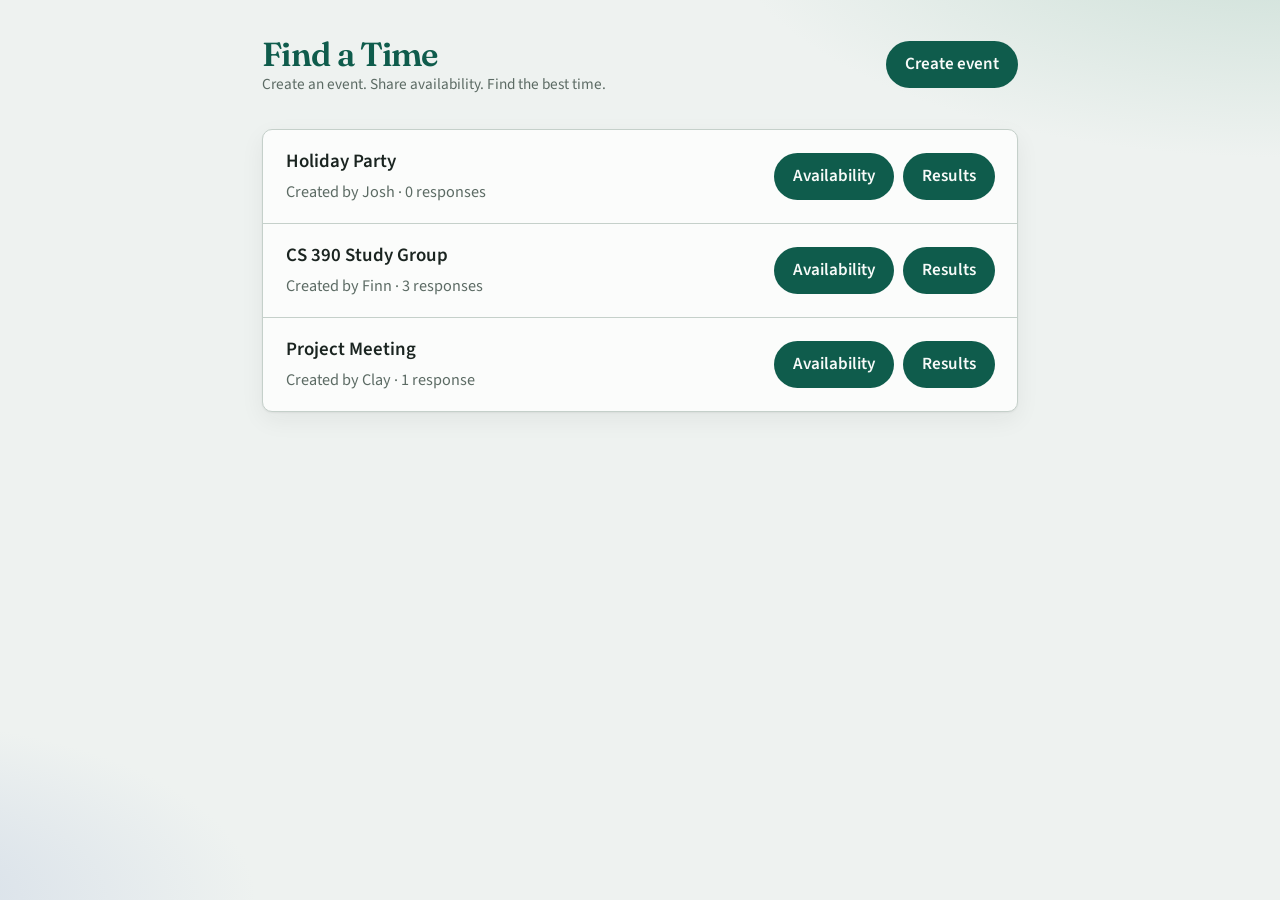
<file: ui/index.html>
<!DOCTYPE html>
<html lang="en">
  <head>
    <meta charset="utf-8" />
    <meta name="viewport" content="width=device-width, initial-scale=1" />
    <title>Find a Time</title>

    <link rel="preconnect" href="https://fonts.googleapis.com" />
    <link rel="preconnect" href="https://fonts.gstatic.com" crossorigin />
    <link
      href="https://fonts.googleapis.com/css2?family=Fraunces:opsz,wght@9..144,600&family=Source+Sans+3:wght@400;600&display=swap"
      rel="stylesheet"
    />

    <link rel="stylesheet" href="styles.css" />
  </head>

  <body>
    <div class="page">
      <header class="site-header">
        <div class="brand">
          Find a Time
          <span class="brand-tag">
            Create an event. Share availability. Find the best time.
          </span>
        </div>

        <button class="btn btn-primary" type="button">
          Create event
        </button>
      </header>

      <ul class="event-list panel">
        <li class="event-row">
          <div class="event-main">
            <p class="event-name">Holiday Party</p>
            <span class="event-meta">
              Created by Josh · 0 responses
            </span>
          </div>

          <div class="event-actions">
            <button class="btn btn-primary" type="button">
              Availability
            </button>

            <button class="btn btn-primary" type="button">
              Results
            </button>
          </div>
        </li>

        <li class="event-row">
          <div class="event-main">
            <p class="event-name">CS 390 Study Group</p>
            <span class="event-meta">
              Created by Finn · 3 responses
            </span>
          </div>

          <div class="event-actions">
            <button class="btn btn-primary" type="button">
              Availability
            </button>

            <button class="btn btn-primary" type="button">
              Results
            </button>
          </div>
        </li>

        <li class="event-row">
          <div class="event-main">
            <p class="event-name">Project Meeting</p>
            <span class="event-meta">
              Created by Clay · 1 response
            </span>
          </div>

          <div class="event-actions">
            <button class="btn btn-primary" type="button">
              Availability
            </button>

            <button class="btn btn-primary" type="button">
              Results
            </button>
          </div>
        </li>
      </ul>
    </div>
  </body>
</html>
</file>
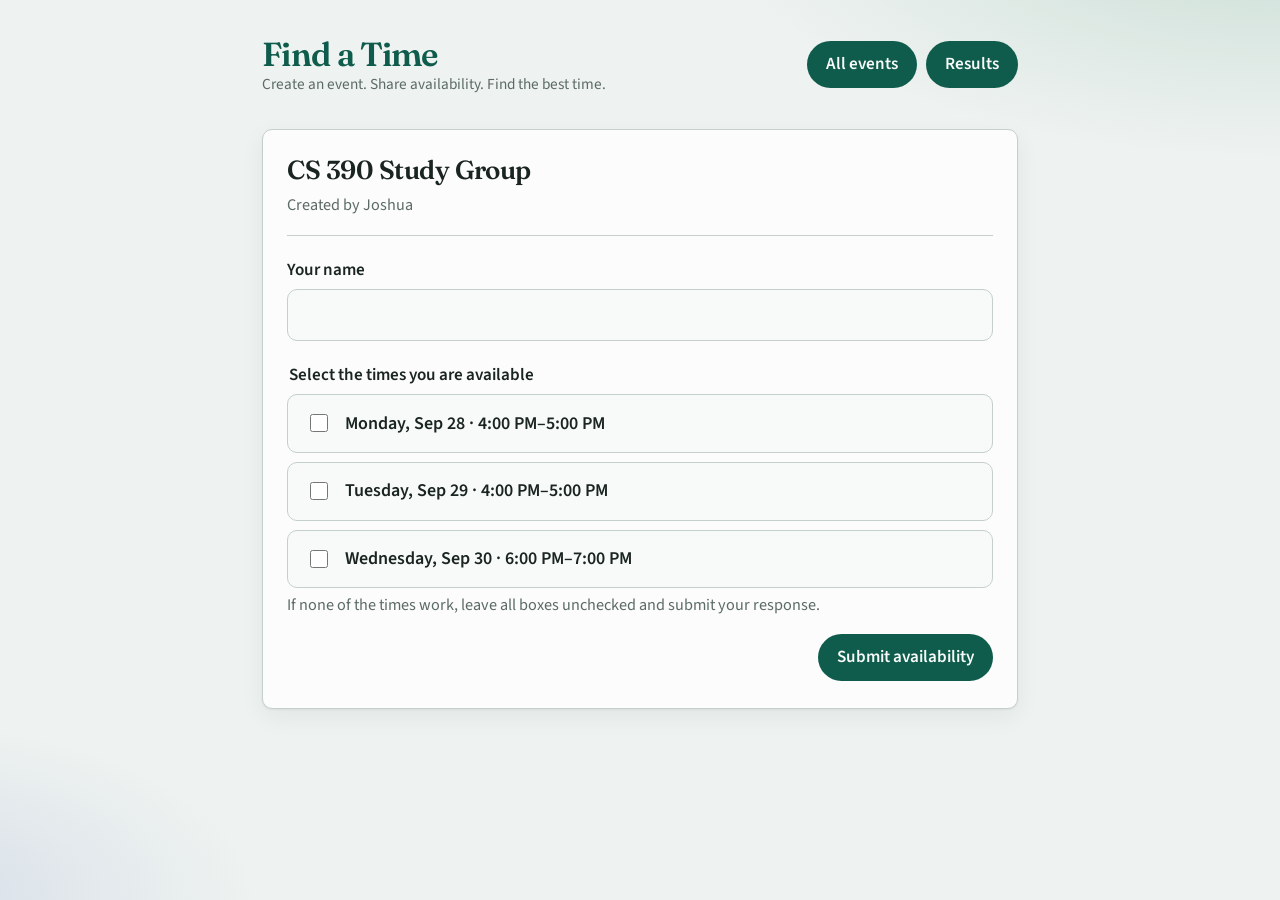
<file: ui/availability.html>
<!DOCTYPE html>
<html lang="en">
  <head>
    <meta charset="utf-8" />
    <meta name="viewport" content="width=device-width, initial-scale=1" />
    <title>Availability — CS 390 Study Group</title>

    <link rel="preconnect" href="https://fonts.googleapis.com" />
    <link rel="preconnect" href="https://fonts.gstatic.com" crossorigin />
    <link
      href="https://fonts.googleapis.com/css2?family=Fraunces:opsz,wght@9..144,600&family=Source+Sans+3:wght@400;600&display=swap"
      rel="stylesheet"
    />

    <link rel="stylesheet" href="styles.css" />
  </head>

  <body>
    <div class="page">
      <header class="site-header">
        <div class="brand">
          Find a Time
          <span class="brand-tag">
            Create an event. Share availability. Find the best time.
          </span>
        </div>

        <div class="header-actions">
          <button class="btn btn-primary" type="button">
            All events
          </button>

          <button class="btn btn-primary" type="button">
            Results
          </button>
        </div>
      </header>

      <article class="panel availability-panel">
        <header class="panel-header">
          <h1 class="page-title">CS 390 Study Group</h1>
          <p class="event-meta">Created by Joshua</p>
        </header>

        <div class="field">
          <label for="participant-name">Your name</label>

          <input
            id="participant-name"
            name="participant-name"
            type="text"
            value=""
            autocomplete="off"
          />
        </div>

        <fieldset class="availability-fieldset">
          <legend>Select the times you are available</legend>

          <label class="check-option">
            <input type="checkbox" name="slot" value="3" />
            <span>Monday, Sep 28 · 4:00 PM–5:00 PM</span>
          </label>

          <label class="check-option">
            <input type="checkbox" name="slot" value="4" />
            <span>Tuesday, Sep 29 · 4:00 PM–5:00 PM</span>
          </label>

          <label class="check-option">
            <input type="checkbox" name="slot" value="5" />
            <span>Wednesday, Sep 30 · 6:00 PM–7:00 PM</span>
          </label>
        </fieldset>

        <p class="field-help">
          If none of the times work, leave all boxes unchecked and submit your response.
        </p>

        <div class="panel-actions">
          <button class="btn btn-primary" type="button">
            Submit availability
          </button>
        </div>
      </article>
    </div>
  </body>
</html>
</file>
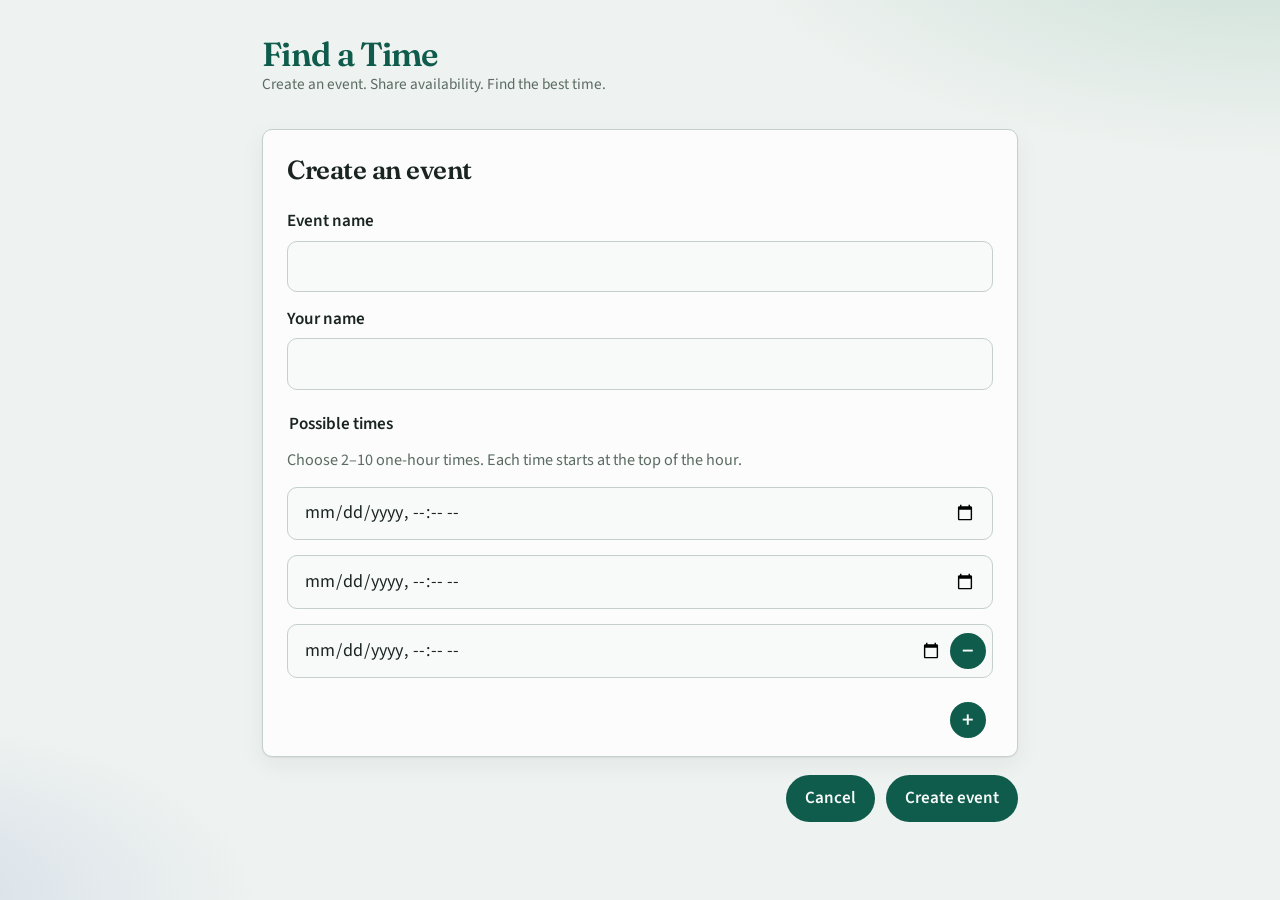
<file: ui/create.html>
<!DOCTYPE html>
<html lang="en">
  <head>
    <meta charset="utf-8" />
    <meta name="viewport" content="width=device-width, initial-scale=1" />
    <title>Create event</title>

    <link rel="preconnect" href="https://fonts.googleapis.com" />
    <link rel="preconnect" href="https://fonts.gstatic.com" crossorigin />
    <link
      href="https://fonts.googleapis.com/css2?family=Fraunces:opsz,wght@9..144,600&family=Source+Sans+3:wght@400;600&display=swap"
      rel="stylesheet"
    />

    <link rel="stylesheet" href="styles.css" />
  </head>

  <body>
    <div class="page">
      <header class="site-header">
        <div class="brand">
          Find a Time
          <span class="brand-tag">
            Create an event. Share availability. Find the best time.
          </span>
        </div>
      </header>

      <div class="create-form">
        <div class="create-box">
          <h1 class="page-title">Create an event</h1>

          <div class="field">
            <label for="event-name">Event name</label>
            <input
              id="event-name"
              name="event-name"
              type="text"
              value=""
              autocomplete="off"
            />
          </div>

          <div class="field">
            <label for="creator-name">Your name</label>
            <input
              id="creator-name"
              name="creator-name"
              type="text"
              value=""
              autocomplete="off"
            />
          </div>

          <fieldset class="times-fieldset">
            <legend>Possible times</legend>

            <p class="field-help">
              Choose 2–10 one-hour times. Each time starts at the top of the hour.
            </p>

            <div class="field">
              <label class="visually-hidden" for="time-1">Time 1</label>
              <input id="time-1" name="time" type="datetime-local" />
            </div>

            <div class="field">
              <label class="visually-hidden" for="time-2">Time 2</label>
              <input id="time-2" name="time" type="datetime-local" />
            </div>

            <div class="field field-with-action">
              <label class="visually-hidden" for="time-3">Time 3</label>

              <input
                id="time-3"
                name="time"
                type="datetime-local"
              />

              <button
                class="btn btn-primary btn-icon"
                type="button"
                aria-label="Remove time"
              >
                −
              </button>
            </div>
          </fieldset>

          <div class="create-add">
            <button
              class="btn btn-primary btn-icon"
              type="button"
              aria-label="Add time"
            >
              +
            </button>
          </div>
        </div>

        <div class="create-actions">
          <button class="btn btn-primary" type="button">
            Cancel
          </button>

          <button class="btn btn-primary" type="button">
            Create event
          </button>
        </div>
      </div>
    </div>
  </body>
</html>
</file>
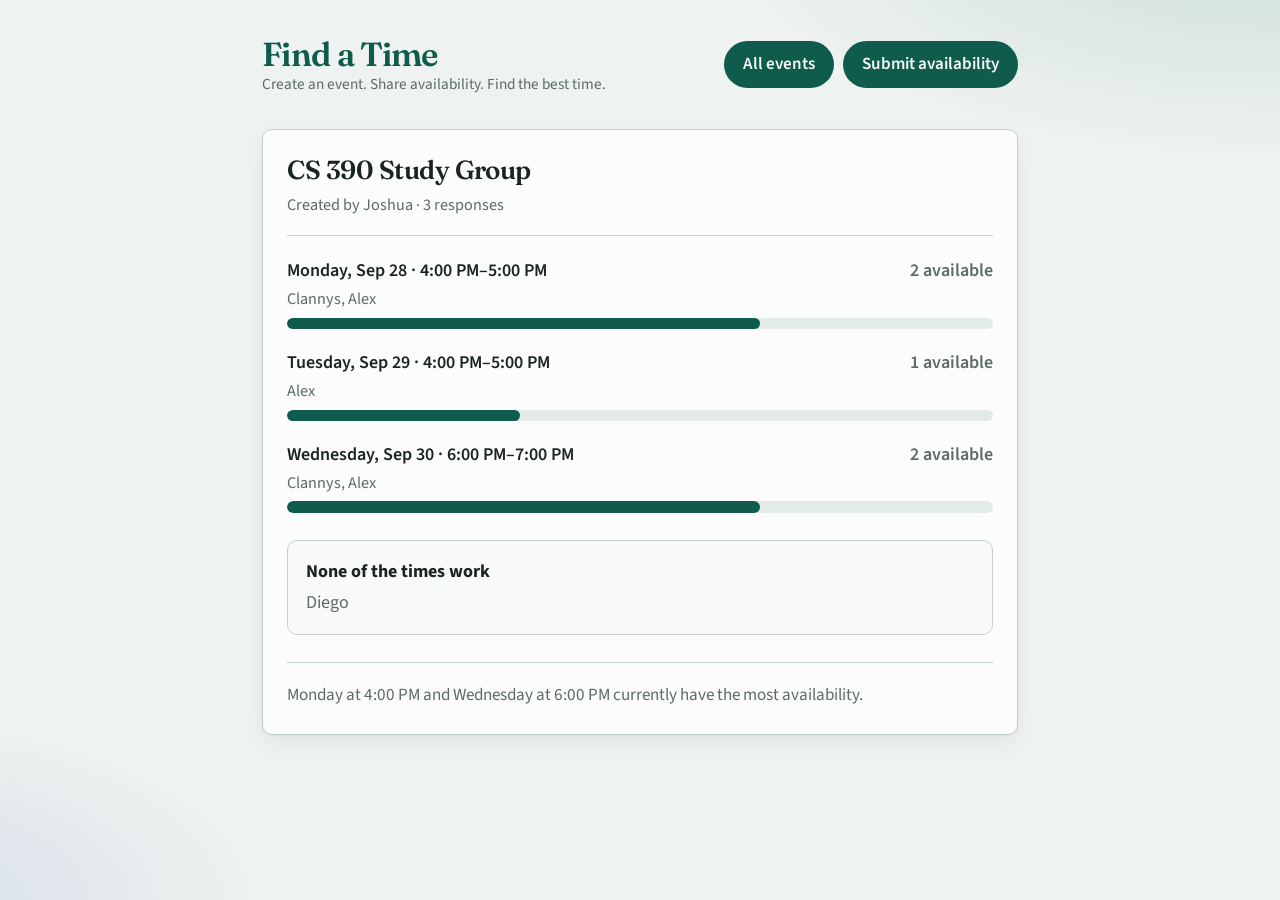
<file: ui/results.html>
<!DOCTYPE html>
<html lang="en">
  <head>
    <meta charset="utf-8" />
    <meta name="viewport" content="width=device-width, initial-scale=1" />
    <title>Results — CS 390 Study Group</title>

    <link rel="preconnect" href="https://fonts.googleapis.com" />
    <link rel="preconnect" href="https://fonts.gstatic.com" crossorigin />
    <link
      href="https://fonts.googleapis.com/css2?family=Fraunces:opsz,wght@9..144,600&family=Source+Sans+3:wght@400;600&display=swap"
      rel="stylesheet"
    />

    <link rel="stylesheet" href="styles.css" />
  </head>

  <body>
    <div class="page">
      <header class="site-header">
        <div class="brand">
          Find a Time
          <span class="brand-tag">
            Create an event. Share availability. Find the best time.
          </span>
        </div>

        <div class="header-actions">
          <button class="btn btn-primary" type="button">
            All events
          </button>

          <button class="btn btn-primary" type="button">
            Submit availability
          </button>
        </div>
      </header>

      <article class="panel results-panel">
        <header class="results-header">
          <h1 class="page-title">CS 390 Study Group</h1>
          <p class="event-meta">
            Created by Joshua · 3 responses
          </p>
        </header>

        <ul class="results-list">
          <li>
            <div class="result-top">
              <div>
                <span class="result-label">
                  Monday, Sep 28 · 4:00 PM–5:00 PM
                </span>

                <span class="result-names">
                  Clannys, Alex
                </span>
              </div>

              <span class="result-count">
                2 available
              </span>
            </div>

            <div class="result-bar" aria-hidden="true">
              <span
                class="result-bar-fill"
                style="width: 67%"
              ></span>
            </div>
          </li>

          <li>
            <div class="result-top">
              <div>
                <span class="result-label">
                  Tuesday, Sep 29 · 4:00 PM–5:00 PM
                </span>

                <span class="result-names">
                  Alex
                </span>
              </div>

              <span class="result-count">
                1 available
              </span>
            </div>

            <div class="result-bar" aria-hidden="true">
              <span
                class="result-bar-fill"
                style="width: 33%"
              ></span>
            </div>
          </li>

          <li>
            <div class="result-top">
              <div>
                <span class="result-label">
                  Wednesday, Sep 30 · 6:00 PM–7:00 PM
                </span>

                <span class="result-names">
                  Clannys, Alex
                </span>
              </div>

              <span class="result-count">
                2 available
              </span>
            </div>

            <div class="result-bar" aria-hidden="true">
              <span
                class="result-bar-fill"
                style="width: 67%"
              ></span>
            </div>
          </li>
        </ul>

        <div class="none-available">
          <h2>None of the times work</h2>
          <p>Diego</p>
        </div>

        <p class="results-footnote">
          Monday at 4:00 PM and Wednesday at 6:00 PM currently have the most availability.
        </p>
      </article>
    </div>
  </body>
</html>
</file>
<file: ui/styles.css>
:root {
    --bg: #eef2f0;
    --surface: #fbfcfb;
    --ink: #1a2420;
    --ink-muted: #5c6b64;
    --line: #c5d0ca;
    --brand: #0f5c4c;
    --brand-hover: #0a4539;
    --brand-soft: #d8ebe4;
    --focus: #2a8f75;
    --radius: 10px;
    --shadow: 0 1px 2px rgb(26 36 32 / 6%), 0 8px 24px rgb(26 36 32 / 6%);
    --font-display: "Fraunces", Georgia, serif;
    --font-body: "Source Sans 3", "Segoe UI", sans-serif;
  }
  
  *,
  *::before,
  *::after {
    box-sizing: border-box;
  }
  
  html {
    font-size: 18px;
  }
  
  body {
    margin: 0;
    min-height: 100vh;
    font-family: var(--font-body);
    color: var(--ink);
    background:
      radial-gradient(ellipse 80% 50% at 100% -10%, #c8ddd4 0%, transparent 55%),
      radial-gradient(ellipse 60% 40% at -10% 100%, #d4dde8 0%, transparent 50%),
      var(--bg);
    line-height: 1.45;
  }
  
  button,
  input {
    font: inherit;
    color: inherit;
  }
  
  button:focus-visible,
  input:focus-visible {
    outline: 2px solid var(--focus);
    outline-offset: 3px;
  }
  
  .page {
    width: min(42rem, calc(100% - 2rem));
    margin: 0 auto;
    padding: 2rem 0 3.5rem;
  }
  .site-header {
    display: flex;
    align-items: center;
    justify-content: space-between;
    gap: 1rem;
    margin-bottom: 2rem;
  }
  
  .header-actions {
    display: flex;
    flex-wrap: wrap;
    gap: 0.5rem;
  }
  
  .brand {
    font-family: var(--font-display);
    font-size: 1.85rem;
    font-weight: 600;
    letter-spacing: -0.02em;
    color: var(--brand);
    line-height: 1.1;
  }
  
  .brand-tag {
    display: block;
    margin-top: 0.2rem;
    font-family: var(--font-body);
    font-size: 0.85rem;
    font-weight: 400;
    letter-spacing: 0;
    color: var(--ink-muted);
  }
  
  .btn {
    display: inline-flex;
    align-items: center;
    justify-content: center;
    gap: 0.35rem;
    padding: 0.55rem 1rem;
    border: 1px solid transparent;
    border-radius: 999px;
    font-family: var(--font-body);
    font-size: 0.95rem;
    font-weight: 600;
    cursor: default;
    user-select: none;
  }
  
  .btn-primary {
    background: var(--brand);
    color: #f7faf8;
  }
  
  .btn-primary:hover {
    background: var(--brand-hover);
  }
  
  .panel {
    background: var(--surface);
    border: 1px solid var(--line);
    border-radius: var(--radius);
    box-shadow: var(--shadow);
    overflow: hidden;
  }
  .event-list {
    list-style: none;
    margin: 0;
    padding: 0;
  }
  
  .event-list li + li {
    border-top: 1px solid var(--line);
  }
  
  .event-row {
    display: flex;
    align-items: center;
    justify-content: space-between;
    gap: 1.25rem;
    padding: 1rem 1.25rem;
  }
  
  .event-main {
    min-width: 0;
  }
  
  .event-name {
    font-size: 1.05rem;
    font-weight: 600;
    margin: 0 0 0.2rem;
  }
  
  .event-meta {
    margin: 0;
    font-size: 0.9rem;
    color: var(--ink-muted);
    font-variant-numeric: tabular-nums;
  }
  
  .event-actions {
    display: flex;
    flex-shrink: 0;
    gap: 0.5rem;
  }.event-list {
    list-style: none;
    margin: 0;
    padding: 0;
  }
  
  .event-list li + li {
    border-top: 1px solid var(--line);
  }
  
  .event-row {
    display: flex;
    align-items: center;
    justify-content: space-between;
    gap: 1.25rem;
    padding: 1rem 1.25rem;
  }
  
  .event-main {
    min-width: 0;
  }
  
  .event-name {
    font-size: 1.05rem;
    font-weight: 600;
    margin: 0 0 0.2rem;
  }
  
  .event-meta {
    margin: 0;
    font-size: 0.9rem;
    color: var(--ink-muted);
    font-variant-numeric: tabular-nums;
  }
  
  .event-actions {
    display: flex;
    flex-shrink: 0;
    gap: 0.5rem;
  }
  .visually-hidden {
    position: absolute;
    width: 1px;
    height: 1px;
    padding: 0;
    margin: -1px;
    overflow: hidden;
    clip: rect(0, 0, 0, 0);
    white-space: nowrap;
    border: 0;
  }
  
  .page-title {
    margin: 0 0 0.35rem;
    font-family: var(--font-display);
    font-size: 1.45rem;
    font-weight: 600;
    letter-spacing: -0.02em;
    line-height: 1.25;
  }
  
  .panel-header,
  .results-header {
    margin-bottom: 1.25rem;
    padding-bottom: 1rem;
    border-bottom: 1px solid var(--line);
  }
  
  .availability-panel,
  .results-panel {
    padding: 1.35rem 1.35rem 1.5rem;
  }
  
  .field {
    margin-bottom: 0.85rem;
  }
  
  .field label:not(.visually-hidden),
  .availability-fieldset legend,
  .times-fieldset legend {
    display: block;
    margin-bottom: 0.35rem;
    font-weight: 600;
    font-size: 0.95rem;
  }
  
  input[type="text"],
  input[type="datetime-local"] {
    width: 100%;
    padding: 0.65rem 0.85rem;
    border: 1px solid var(--line);
    border-radius: var(--radius);
    background: #f7faf8;
    color: var(--ink);
    font-family: var(--font-body);
    font-size: 1rem;
  }
  
  input[type="text"]:focus,
  input[type="datetime-local"]:focus {
    border-color: var(--brand);
    background: var(--surface);
  }
  .create-box {
    padding: 1.35rem 1.35rem 1rem;
    background: var(--surface);
    border: 1px solid var(--line);
    border-radius: var(--radius);
    box-shadow: var(--shadow);
  }
  
  .create-box .page-title {
    margin-bottom: 1.25rem;
  }
  
  .times-fieldset,
  .availability-fieldset {
    margin: 1.25rem 0 0;
    padding: 0;
    border: 0;
  }
  
  .field-help {
    margin: 0.25rem 0 0.85rem;
    color: var(--ink-muted);
    font-size: 0.9rem;
  }
  
  .field-with-action {
    position: relative;
  }
  
  .field-with-action input {
    padding-right: 2.75rem;
  }
  
  .field-with-action .btn-icon {
    position: absolute;
    top: 50%;
    right: 0.4rem;
    transform: translateY(-50%);
  }
  
  .btn-icon {
    width: 2rem;
    height: 2rem;
    padding: 0;
    border-radius: 999px;
    font-size: 1.25rem;
    font-weight: 600;
    line-height: 1;
  }
  
  .create-add {
    display: flex;
    justify-content: flex-end;
    margin-top: 0.5rem;
    padding-right: 0.4rem;
  }
  
  .create-actions,
  .panel-actions {
    display: flex;
    flex-wrap: wrap;
    justify-content: flex-end;
    gap: 0.6rem;
    margin-top: 1rem;
  }
  .check-option {
    display: flex;
    align-items: flex-start;
    gap: 0.75rem;
    width: 100%;
    padding: 0.85rem 1rem;
    border: 1px solid var(--line);
    border-radius: var(--radius);
    background: #f7faf8;
    font-weight: 600;
  }
  
  .check-option + .check-option {
    margin-top: 0.5rem;
  }
  
  .check-option:hover {
    border-color: #a8c4b8;
    background: var(--brand-soft);
  }
  
  .check-option input[type="checkbox"] {
    margin-top: 0.2rem;
    width: 1rem;
    height: 1rem;
    accent-color: var(--brand);
  }
  .results-list {
    list-style: none;
    margin: 0;
    padding: 0;
  }
  
  .results-list li + li {
    margin-top: 1.15rem;
  }
  
  .result-top {
    display: flex;
    align-items: flex-start;
    justify-content: space-between;
    gap: 1rem;
    margin-bottom: 0.4rem;
  }
  
  .result-label {
    display: block;
    font-weight: 600;
  }
  
  .result-names {
    display: block;
    margin-top: 0.15rem;
    font-size: 0.9rem;
    color: var(--ink-muted);
  }
  
  .result-count {
    flex-shrink: 0;
    font-variant-numeric: tabular-nums;
    font-weight: 600;
    color: var(--ink-muted);
  }
  
  .result-bar {
    height: 0.65rem;
    border-radius: 999px;
    background: #e2ebe6;
    overflow: hidden;
  }
  
  .result-bar-fill {
    display: block;
    height: 100%;
    border-radius: inherit;
    background: var(--brand);
  }
  
  .none-available {
    margin-top: 1.5rem;
    padding: 1rem;
    border: 1px solid var(--line);
    border-radius: var(--radius);
    background: #f7faf8;
  }
  
  .none-available h2 {
    margin: 0 0 0.25rem;
    font-size: 1rem;
  }
  
  .none-available p {
    margin: 0;
    color: var(--ink-muted);
  }
  
  .results-footnote {
    margin: 1.5rem 0 0;
    padding-top: 1.1rem;
    border-top: 1px solid var(--line);
    font-size: 0.95rem;
    color: var(--ink-muted);
  }
</file>
